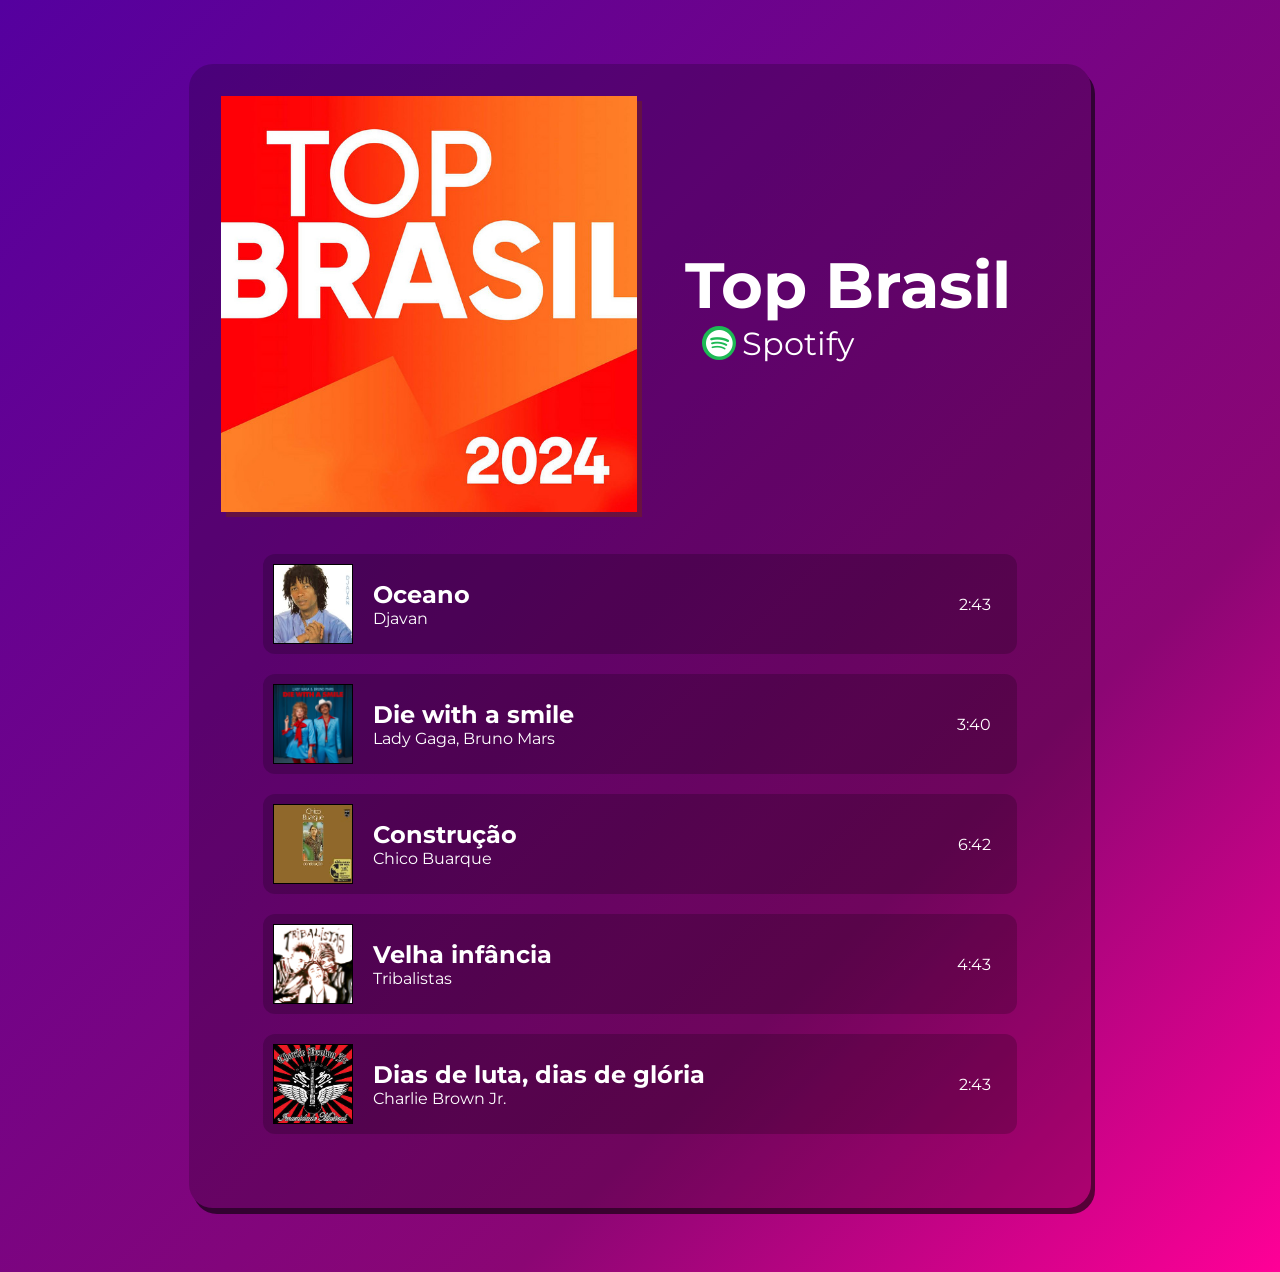
<file: index.html>
<!DOCTYPE html>
<html lang="en">
<head>
    <meta charset="UTF-8">
    <meta name="viewport" content="width=device-width, initial-scale=1.0">
    <link rel="stylesheet" href="../css/style.css">
    <title>Playlist Spotify</title>
    <link href='https://unpkg.com/boxicons@2.1.4/css/boxicons.min.css' rel='stylesheet'>
    <meta name="Signorelli" content="Playlist de Spotify">

</head>
<body>
    <div class="container">
        <header>
            <img class="imgTitle" src="../img/top-brasil.jpeg" alt="Top Brasil">
            <div class="title">
                <h1>Top Brasil</h1>

                <span><i class='bx bxl-spotify'></i><p>Spotify</p></span>
            </div>
        </header>
        <main>
            <div class="music">
                <div class="box">
                    <img src="../img/djavan.jpeg" class="imgMusic" alt="Bruno">
                    <div class="desc">
                        <h2>Oceano</h2>
                        <p>Djavan</p>
                    </div>
                </div>
                <p class="time">2:43</p>
            </div>
            <div class="music">
                <div class="box">
                    <img src="../img/bruno.jpeg" class="imgMusic" alt="Bruno">
                    <div class="desc">
                        <h2>Die with a smile</h2>
                        <p>Lady Gaga, Bruno Mars</p>
                    </div>
                </div>
                <p class="time">3:40</p>
            </div>
            <div class="music">
                <div class="box">
                    <img src="../img/chico.jpeg" class="imgMusic" alt="Bruno">
                    <div class="desc">
                        <h2>Construção</h2>
                        <p>Chico Buarque</p>
                    </div>
                </div>
                <p class="time">6:42</p>
            </div>
            <div class="music">
                <div class="box">
                    <img src="../img/tribalistas.jpeg" class="imgMusic" alt="Bruno">
                    <div class="desc">
                        <h2>Velha infância</h2>
                        <p>Tribalistas</p>
                    </div>
                </div>
                <p class="time">4:43</p>
            </div>
            <div class="music">
                <div class="box">
                    <img src="../img/cbjr.jpeg" class="imgMusic" alt="Bruno">
                    <div class="desc">
                        <h2>Dias de luta, dias de glória</h2>
                        <p>Charlie Brown Jr.</p>
                    </div>
                </div>
                <p class="time">2:43</p>
            </div>
        </main>
    </div>
</body>
</html>
</file>
<file: css/style.css>
@import url('https://fonts.googleapis.com/css2?family=Montserrat:ital,wght@0,100..900;1,100..900&display=swap');
*{
    margin: 0;
    padding: 0;
    box-sizing: border-box;
}
body{
    background: rgb(85,0,159);
    background: linear-gradient(135deg, rgba(85,0,159,1) 0%, rgba(139,6,116,1) 70%, rgba(255,0,151,1) 100%);
    height: 100%;
    display: flex;
    flex-direction: column;
    align-items: center;
    background-repeat: no-repeat;
}
header{
    display: flex;
    align-items: center;

}
.imgTitle{
    height: 26rem;
    box-shadow: 5px 5px rgb(120,40,0,0.4);
}
.title{
    font-size: xx-large;
    padding: 3rem;
    display: flex;
    flex-direction: column;
    font-family:"Montserrat";
    color: white;
}

span{
    align-items: center;
    margin-left: 17px;
    display: flex;
    gap: 6px;
}
.bx{
    padding: 1px;
    background-color: #1DB954;
    border-radius: 50%;
}
.container{
    background-color: rgb(0,0,0,0.2);
    padding: 2rem;
    margin: 4rem;
    border-radius: 24px;
    box-shadow: 4px 6px rgb(0,0,0, 0.6)
}
main{
    padding: 2rem;
    display: flex;
    flex-direction: column;
    justify-content: center;

}
.music{
    font-family: "Montserrat";
    display: flex;
    align-items: center;
    margin: 10px;
    color: white;
    padding: 10px;
    background-color: rgb(0,0,0,0.2);
    justify-content: space-between;
    border-radius:12px ;
}
.music:hover{
    background-color: rgb(0,0,0);
}
.imgMusic{
    height: 80px;
    border: 1px solid black;
}

.time{
    right:0;
    padding: 1rem;
}
.box{
    display: flex;
    gap: 20px;
    align-items: center;

}
</file>
